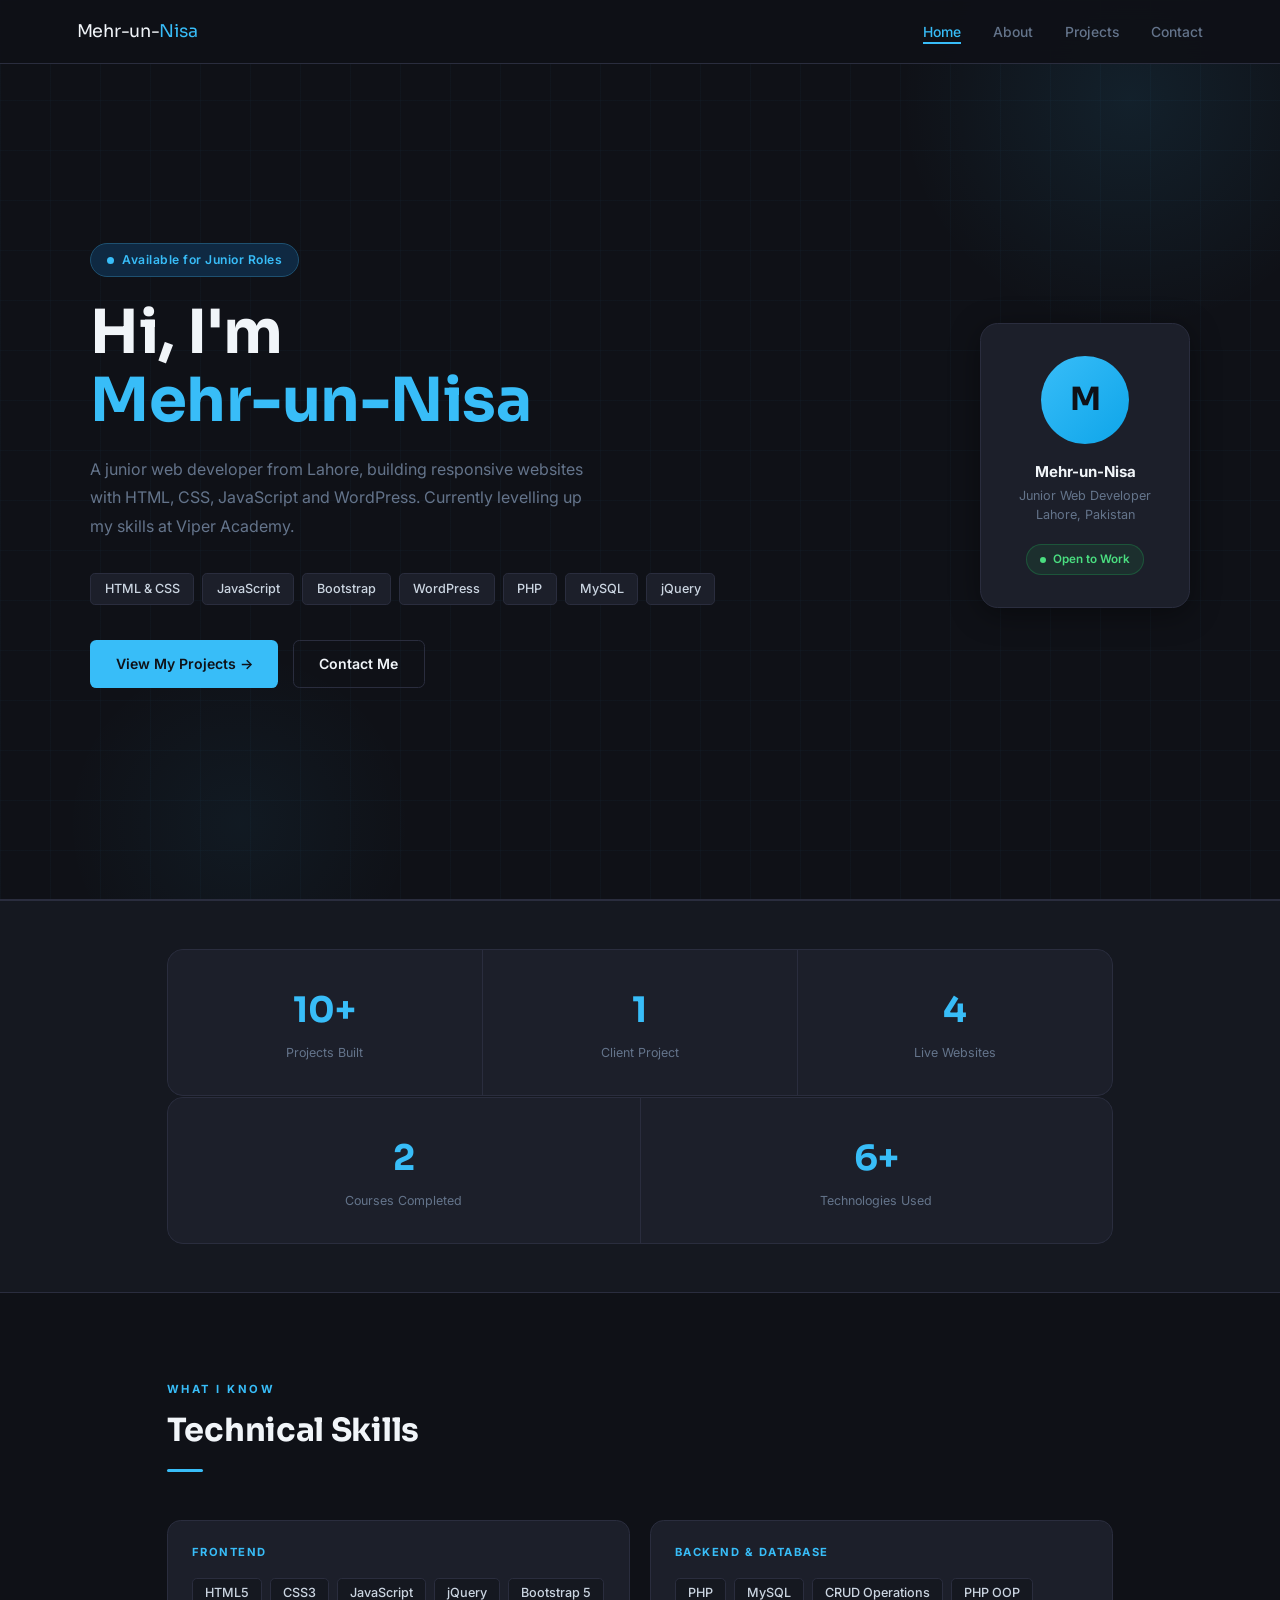
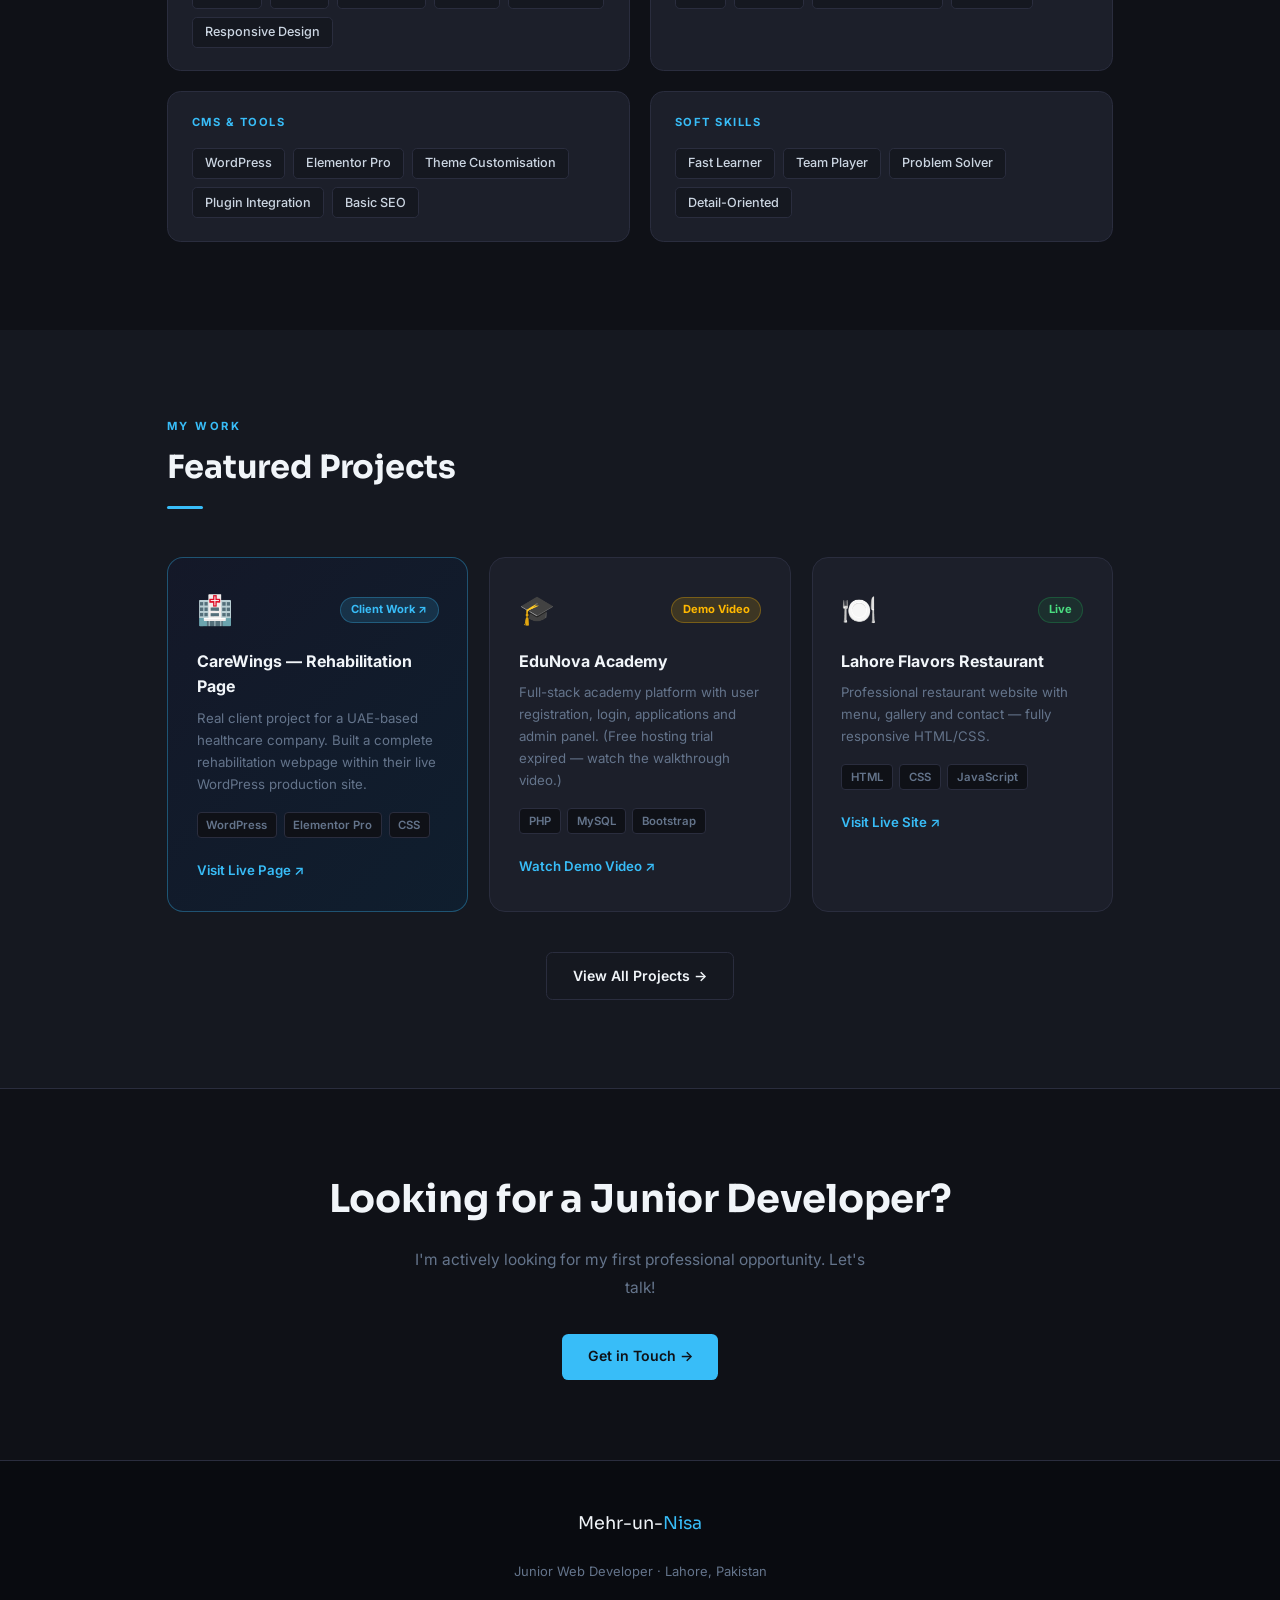
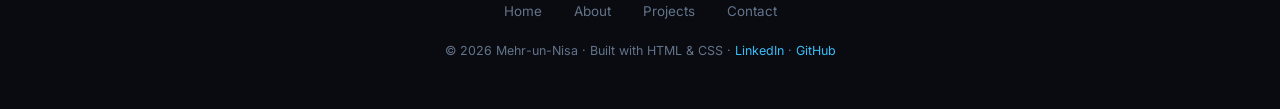
<file: index.html>
<!DOCTYPE html>
<html lang="en">
<head>
  <meta charset="UTF-8"/>
  <meta name="viewport" content="width=device-width, initial-scale=1.0"/>
  <title>Mehr-un-Nisa | Junior Web Developer</title>
  <link href="https://fonts.googleapis.com/css2?family=Inter:wght@300;400;500;600;700&family=Sora:wght@600;700&display=swap" rel="stylesheet"/>
  <link rel="stylesheet" href="style.css"/>
</head>
<body>

<nav>
  <div class="nav-logo">Mehr-un-<span>Nisa</span></div>
  <button class="nav-toggle" id="navToggle">☰</button>
  <ul class="nav-links" id="navLinks">
    <li><a href="index.html" class="active">Home</a></li>
    <li><a href="about.html">About</a></li>
    <li><a href="projects.html">Projects</a></li>
    <li><a href="contact.html">Contact</a></li>
  </ul>
</nav>

<section class="hero">
  <div class="hero-grid"></div>
  <div class="hero-glow"></div>
  <div class="hero-glow2"></div>
  <div class="hero-inner">
    <div class="hero-text">
      <div class="hero-pill">Available for Junior Roles</div>
      <h1>Hi, I'm<br><span>Mehr-un-Nisa</span></h1>
      <p class="hero-sub">A junior web developer from Lahore, building responsive websites with HTML, CSS, JavaScript and WordPress. Currently levelling up my skills at Viper Academy.</p>
      <div class="hero-chips">
        <span class="chip">HTML & CSS</span>
        <span class="chip">JavaScript</span>
        <span class="chip">Bootstrap</span>
        <span class="chip">WordPress</span>
        <span class="chip">PHP</span>
        <span class="chip">MySQL</span>
        <span class="chip">jQuery</span>
      </div>
      <div class="hero-btns">
        <a href="projects.html" class="btn btn-primary">View My Projects →</a>
        <a href="contact.html" class="btn btn-outline">Contact Me</a>
      </div>
    </div>
    <div class="hero-card">
      <div class="avatar">M</div>
      <h3>Mehr-un-Nisa</h3>
      <p>Junior Web Developer<br>Lahore, Pakistan</p>
      <div class="open-badge">Open to Work</div>
    </div>
  </div>
</section>

<!-- QUICK STATS -->
<section class="stats-section">
  <div class="container">
    <div class="stats-row" style="grid-template-columns:repeat(3,1fr);">
      <div class="stat-box fade">
        <div class="stat-num">10+</div>
        <div class="stat-lbl">Projects Built</div>
      </div>
      <div class="stat-box fade">
        <div class="stat-num">1</div>
        <div class="stat-lbl">Client Project</div>
      </div>
      <div class="stat-box fade">
        <div class="stat-num">4</div>
        <div class="stat-lbl">Live Websites</div>
      </div>
    </div>
    <div class="stats-row" style="grid-template-columns:repeat(2,1fr);margin-top:1px;">
      <div class="stat-box fade">
        <div class="stat-num">2</div>
        <div class="stat-lbl">Courses Completed</div>
      </div>
      <div class="stat-box fade">
        <div class="stat-num">6+</div>
        <div class="stat-lbl">Technologies Used</div>
      </div>
    </div>
  </div>
</section>

<!-- FEATURED SKILLS -->
<section class="section" id="skills">
  <div class="container">
    <div class="fade">
      <p class="sec-label">What I Know</p>
      <h2 class="sec-title">Technical Skills</h2>
      <div class="sec-line"></div>
    </div>
    <div class="skills-grid">
      <div class="skill-box fade">
        <div class="skill-box-title">Frontend</div>
        <div class="skill-tags">
          <span class="skill-tag">HTML5</span><span class="skill-tag">CSS3</span>
          <span class="skill-tag">JavaScript</span><span class="skill-tag">jQuery</span>
          <span class="skill-tag">Bootstrap 5</span><span class="skill-tag">Responsive Design</span>
        </div>
      </div>
      <div class="skill-box fade d1">
        <div class="skill-box-title">Backend & Database</div>
        <div class="skill-tags">
          <span class="skill-tag">PHP</span><span class="skill-tag">MySQL</span>
          <span class="skill-tag">CRUD Operations</span><span class="skill-tag">PHP OOP</span>
        </div>
      </div>
      <div class="skill-box fade d2">
        <div class="skill-box-title">CMS & Tools</div>
        <div class="skill-tags">
          <span class="skill-tag">WordPress</span><span class="skill-tag">Elementor Pro</span><span class="skill-tag">Theme Customisation</span>
          <span class="skill-tag">Plugin Integration</span><span class="skill-tag">Basic SEO</span>
        </div>
      </div>
      <div class="skill-box fade d3">
        <div class="skill-box-title">Soft Skills</div>
        <div class="skill-tags">
          <span class="skill-tag">Fast Learner</span><span class="skill-tag">Team Player</span>
          <span class="skill-tag">Problem Solver</span><span class="skill-tag">Detail-Oriented</span>
        </div>
      </div>
    </div>
  </div>
</section>

<!-- FEATURED PROJECTS PREVIEW -->
<section class="section bg2">
  <div class="container">
    <div class="fade">
      <p class="sec-label">My Work</p>
      <h2 class="sec-title">Featured Projects</h2>
      <div class="sec-line"></div>
    </div>
    <div class="featured-grid">
      <div class="feat-card fade" style="border-color:rgba(56,189,248,0.35);background:linear-gradient(135deg,#141828,#0F1E2E);">
        <div class="feat-card-top">
          <div class="feat-icon">🏥</div>
          <span class="live-pill" style="background:rgba(56,189,248,0.15);color:var(--accent);border:1px solid rgba(56,189,248,0.3);">Client Work ↗</span>
        </div>
        <h3 style="color:#F1F5F9;">CareWings — Rehabilitation Page</h3>
        <p>Real client project for a UAE-based healthcare company. Built a complete rehabilitation webpage within their live WordPress production site.</p>
        <div class="feat-techs">
          <span class="tech">WordPress</span><span class="tech">Elementor Pro</span><span class="tech">CSS</span>
        </div>
        <a href="https://carewings.ae/rehabilitation/" target="_blank" class="feat-link">Visit Live Page ↗</a>
      </div>
      <div class="feat-card fade d1">
        <div class="feat-card-top">
          <div class="feat-icon">🎓</div>
          <span class="live-pill" style="background:rgba(255,184,0,0.15);color:#FFB800;border:1px solid rgba(255,184,0,0.3);">Demo Video</span>
        </div>
        <h3>EduNova Academy</h3>
        <p>Full-stack academy platform with user registration, login, applications and admin panel. (Free hosting trial expired — watch the walkthrough video.)</p>
        <div class="feat-techs">
          <span class="tech">PHP</span><span class="tech">MySQL</span><span class="tech">Bootstrap</span>
        </div>
        <a href="https://youtu.be/TCni1W_PcZE" target="_blank" class="feat-link">Watch Demo Video ↗</a>
      </div>
      <div class="feat-card fade d2">
        <div class="feat-card-top">
          <div class="feat-icon">🍽️</div>
          <span class="live-pill">Live</span>
        </div>
        <h3>Lahore Flavors Restaurant</h3>
        <p>Professional restaurant website with menu, gallery and contact — fully responsive HTML/CSS.</p>
        <div class="feat-techs">
          <span class="tech">HTML</span><span class="tech">CSS</span><span class="tech">JavaScript</span>
        </div>
        <a href="https://mehr-un-nisa07.github.io/lahore-flavors/" target="_blank" class="feat-link">Visit Live Site ↗</a>
      </div>
    </div>
    <div style="text-align:center;margin-top:2.5rem;">
      <a href="projects.html" class="btn btn-outline">View All Projects →</a>
    </div>
  </div>
</section>

<!-- CTA -->
<section class="cta-section">
  <div class="container" style="text-align:center;">
    <div class="fade">
      <h2 class="sec-title" style="font-size:clamp(1.6rem,3vw,2.4rem);">Looking for a Junior Developer?</h2>
      <p style="color:var(--muted);margin:1rem auto 2rem;max-width:480px;font-size:0.97rem;line-height:1.8;">I'm actively looking for my first professional opportunity. Let's talk!</p>
      <a href="contact.html" class="btn btn-primary">Get in Touch →</a>
    </div>
  </div>
</section>

<footer>
  <div class="container footer-inner">
    <div class="footer-logo">Mehr-un-<span>Nisa</span></div>
    <p style="font-size:0.81rem;color:var(--muted);margin-top:0.3rem;">Junior Web Developer · Lahore, Pakistan</p>
    <div class="footer-links">
      <a href="index.html">Home</a>
      <a href="about.html">About</a>
      <a href="projects.html">Projects</a>
      <a href="contact.html">Contact</a>
    </div>
    <p class="footer-copy">© 2026 Mehr-un-Nisa · Built with HTML & CSS · <a href="https://www.linkedin.com/in/mehr-un-nisa-aslam-77a443415/" target="_blank" style="color:var(--accent);text-decoration:none;">LinkedIn</a> · <a href="https://github.com/mehr-un-nisa07" target="_blank" style="color:var(--accent);text-decoration:none;">GitHub</a></p>
  </div>
</footer>

<script src="main.js"></script>
</body>
</html>
</file>
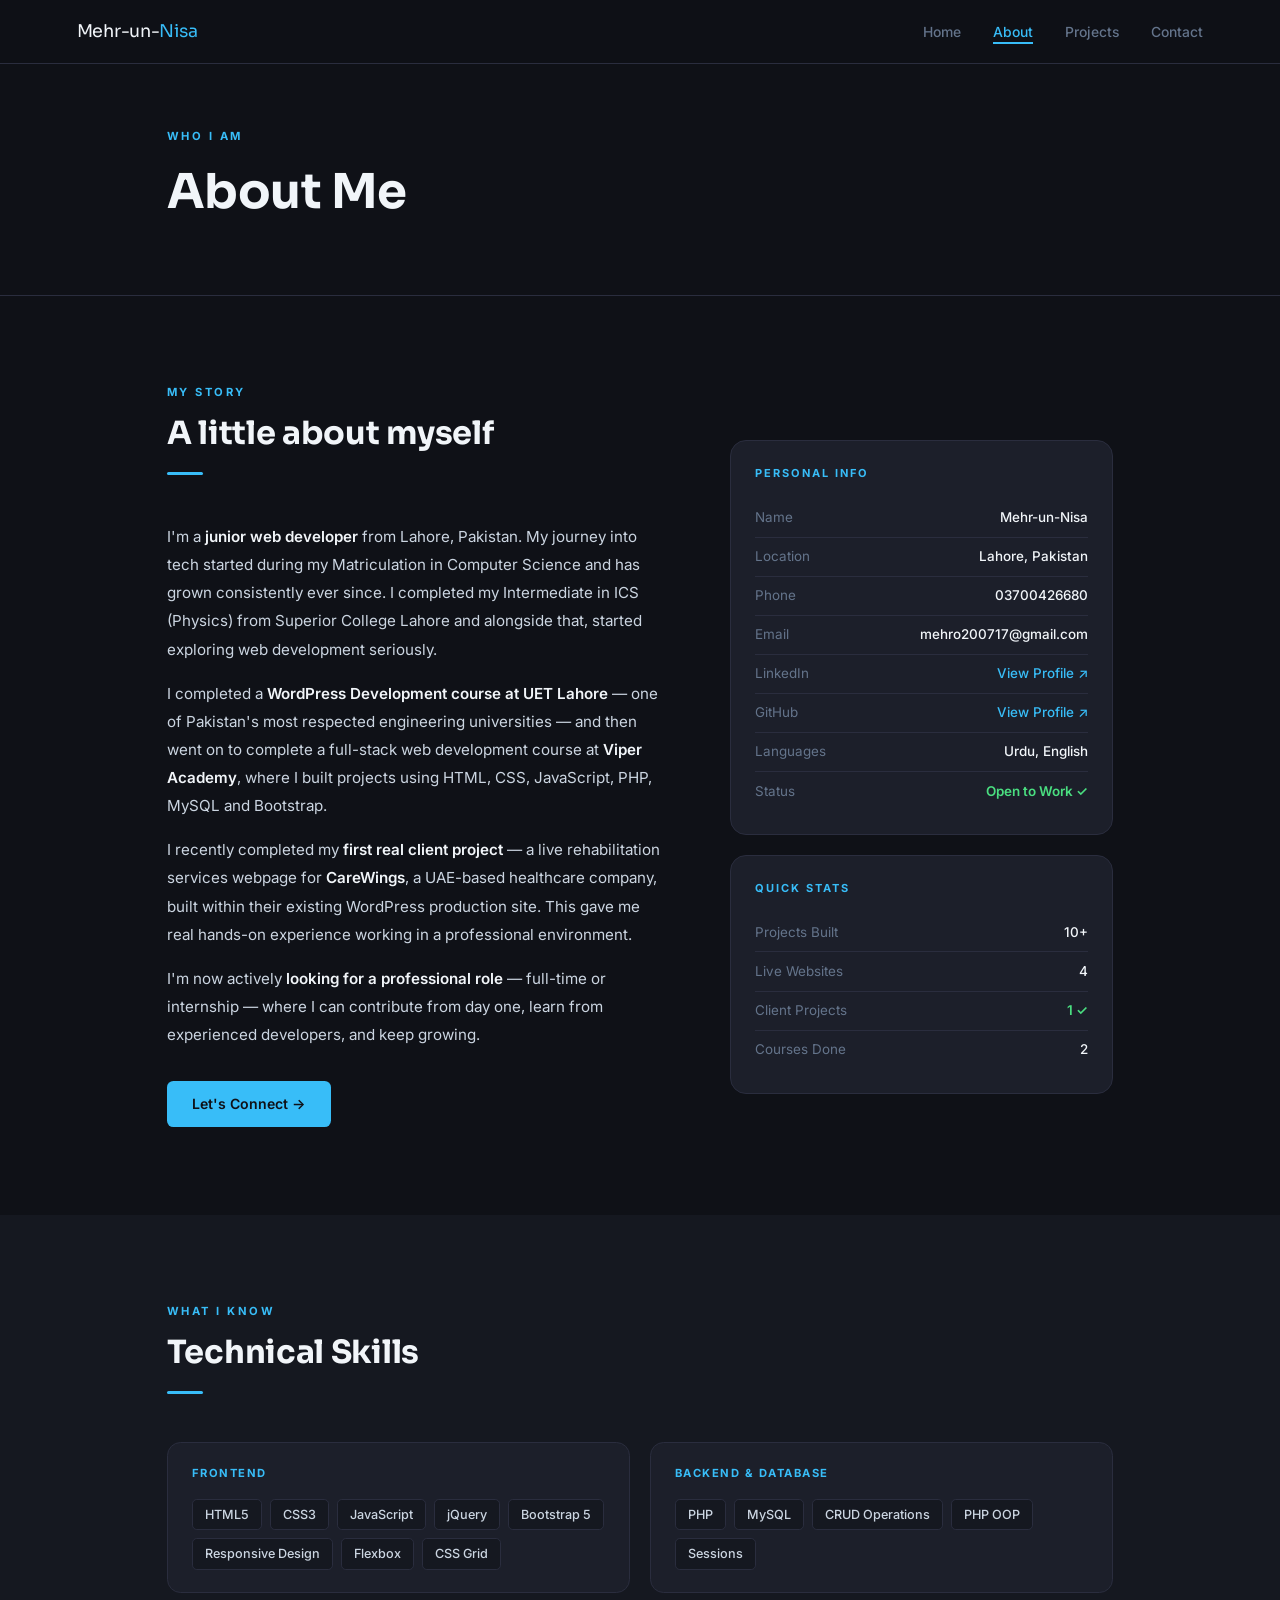
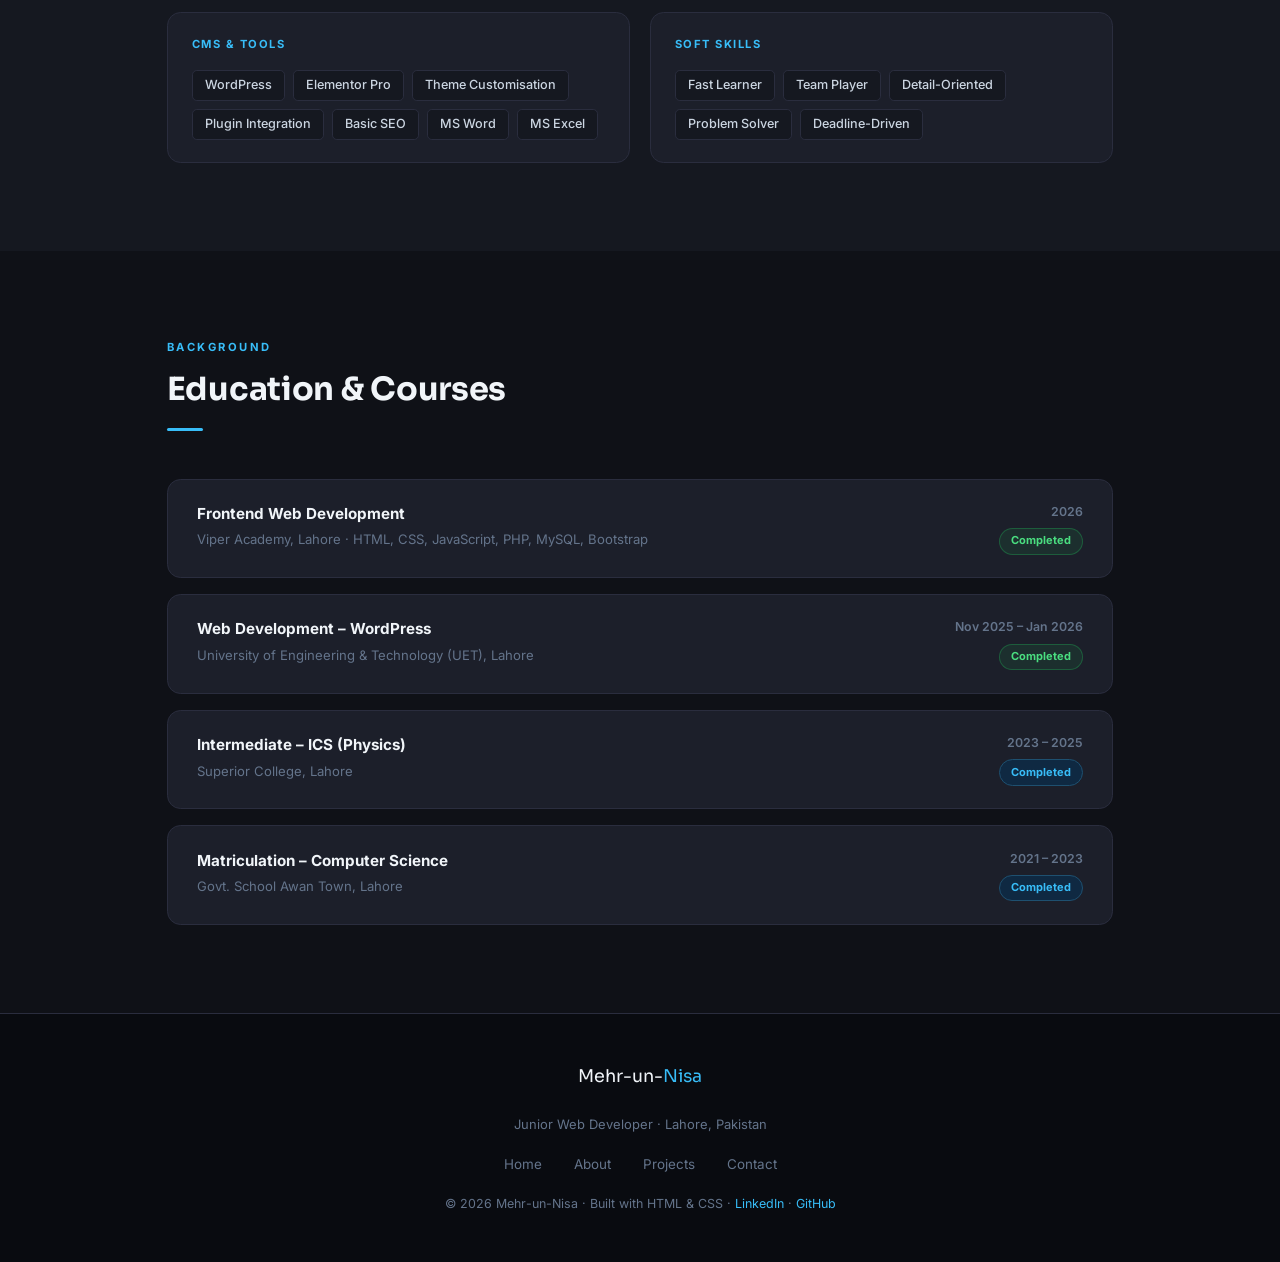
<file: about.html>
<!DOCTYPE html>
<html lang="en">
<head>
  <meta charset="UTF-8"/>
  <meta name="viewport" content="width=device-width, initial-scale=1.0"/>
  <title>About | Mehr-un-Nisa</title>
  <link href="https://fonts.googleapis.com/css2?family=Inter:wght@300;400;500;600;700&family=Sora:wght@600;700&display=swap" rel="stylesheet"/>
  <link rel="stylesheet" href="style.css"/>
</head>
<body>

<nav>
  <div class="nav-logo">Mehr-un-<span>Nisa</span></div>
  <button class="nav-toggle" id="navToggle">☰</button>
  <ul class="nav-links" id="navLinks">
    <li><a href="index.html">Home</a></li>
    <li><a href="about.html" class="active">About</a></li>
    <li><a href="projects.html">Projects</a></li>
    <li><a href="contact.html">Contact</a></li>
  </ul>
</nav>

<div class="page-hero">
  <div class="container">
    <p class="page-hero-label">Who I Am</p>
    <h1 class="page-hero-title">About Me</h1>
  </div>
</div>

<!-- ABOUT -->
<section class="section">
  <div class="container">
    <div class="about-grid">
      <div class="fade">
        <p class="sec-label">My Story</p>
        <h2 class="sec-title">A little about myself</h2>
        <div class="sec-line"></div>
        <div class="about-text">
          <p>I'm a <strong>junior web developer</strong> from Lahore, Pakistan. My journey into tech started during my Matriculation in Computer Science and has grown consistently ever since. I completed my Intermediate in ICS (Physics) from Superior College Lahore and alongside that, started exploring web development seriously.</p>
          <p>I completed a <strong>WordPress Development course at UET Lahore</strong> — one of Pakistan's most respected engineering universities — and then went on to complete a full-stack web development course at <strong>Viper Academy</strong>, where I built projects using HTML, CSS, JavaScript, PHP, MySQL and Bootstrap.</p>
          <p>I recently completed my <strong>first real client project</strong> — a live rehabilitation services webpage for <strong>CareWings</strong>, a UAE-based healthcare company, built within their existing WordPress production site. This gave me real hands-on experience working in a professional environment.</p>
          <p>I'm now actively <strong>looking for a professional role</strong> — full-time or internship — where I can contribute from day one, learn from experienced developers, and keep growing.</p>
        </div>
        <div style="margin-top:2rem;">
          <a href="contact.html" class="btn btn-primary">Let's Connect →</a>
        </div>
      </div>
      <div class="fade d2">
        <div class="info-box" style="margin-bottom:1.2rem;">
          <h4>Personal Info</h4>
          <div class="info-row"><span>Name</span><span>Mehr-un-Nisa</span></div>
          <div class="info-row"><span>Location</span><span>Lahore, Pakistan</span></div>
          <div class="info-row"><span>Phone</span><span>03700426680</span></div>
          <div class="info-row"><span>Email</span><span>mehro200717@gmail.com</span></div>
          <div class="info-row"><span>LinkedIn</span><span><a href="https://www.linkedin.com/in/mehr-un-nisa-aslam-77a443415/" target="_blank" style="color:var(--accent);text-decoration:none;">View Profile ↗</a></span></div>
          <div class="info-row"><span>GitHub</span><span><a href="https://github.com/mehr-un-nisa07" target="_blank" style="color:var(--accent);text-decoration:none;">View Profile ↗</a></span></div>
          <div class="info-row"><span>Languages</span><span>Urdu, English</span></div>
          <div class="info-row"><span>Status</span><span style="color:#4ADE80;font-weight:600;">Open to Work ✓</span></div>
        </div>
        <div class="info-box">
          <h4>Quick Stats</h4>
          <div class="info-row"><span>Projects Built</span><span>10+</span></div>
          <div class="info-row"><span>Live Websites</span><span>4</span></div>
          <div class="info-row"><span>Client Projects</span><span style="color:#4ADE80;font-weight:600;">1 ✓</span></div>
          <div class="info-row"><span>Courses Done</span><span>2</span></div>
        </div>
      </div>
    </div>
  </div>
</section>

<!-- SKILLS -->
<section class="section bg2">
  <div class="container">
    <div class="fade">
      <p class="sec-label">What I Know</p>
      <h2 class="sec-title">Technical Skills</h2>
      <div class="sec-line"></div>
    </div>
    <div class="skills-grid">
      <div class="skill-box fade">
        <div class="skill-box-title">Frontend</div>
        <div class="skill-tags">
          <span class="skill-tag">HTML5</span><span class="skill-tag">CSS3</span>
          <span class="skill-tag">JavaScript</span><span class="skill-tag">jQuery</span>
          <span class="skill-tag">Bootstrap 5</span><span class="skill-tag">Responsive Design</span>
          <span class="skill-tag">Flexbox</span><span class="skill-tag">CSS Grid</span>
        </div>
      </div>
      <div class="skill-box fade d1">
        <div class="skill-box-title">Backend & Database</div>
        <div class="skill-tags">
          <span class="skill-tag">PHP</span><span class="skill-tag">MySQL</span>
          <span class="skill-tag">CRUD Operations</span><span class="skill-tag">PHP OOP</span>
          <span class="skill-tag">Sessions</span>
        </div>
      </div>
      <div class="skill-box fade d2">
        <div class="skill-box-title">CMS & Tools</div>
        <div class="skill-tags">
          <span class="skill-tag">WordPress</span><span class="skill-tag">Elementor Pro</span><span class="skill-tag">Theme Customisation</span>
          <span class="skill-tag">Plugin Integration</span><span class="skill-tag">Basic SEO</span>
          <span class="skill-tag">MS Word</span><span class="skill-tag">MS Excel</span>
        </div>
      </div>
      <div class="skill-box fade d3">
        <div class="skill-box-title">Soft Skills</div>
        <div class="skill-tags">
          <span class="skill-tag">Fast Learner</span><span class="skill-tag">Team Player</span>
          <span class="skill-tag">Detail-Oriented</span><span class="skill-tag">Problem Solver</span>
          <span class="skill-tag">Deadline-Driven</span>
        </div>
      </div>
    </div>
  </div>
</section>

<!-- EDUCATION -->
<section class="section">
  <div class="container">
    <div class="fade">
      <p class="sec-label">Background</p>
      <h2 class="sec-title">Education & Courses</h2>
      <div class="sec-line"></div>
    </div>
    <div class="edu-list">
      <div class="edu-card fade">
        <div><h4>Frontend Web Development</h4><p>Viper Academy, Lahore · HTML, CSS, JavaScript, PHP, MySQL, Bootstrap</p></div>
        <div class="edu-right"><span class="edu-year">2026</span><span class="edu-badge done">Completed</span></div>
      </div>
      <div class="edu-card fade">
        <div><h4>Web Development – WordPress</h4><p>University of Engineering & Technology (UET), Lahore</p></div>
        <div class="edu-right"><span class="edu-year">Nov 2025 – Jan 2026</span><span class="edu-badge done">Completed</span></div>
      </div>
      <div class="edu-card fade">
        <div><h4>Intermediate – ICS (Physics)</h4><p>Superior College, Lahore</p></div>
        <div class="edu-right"><span class="edu-year">2023 – 2025</span><span class="edu-badge">Completed</span></div>
      </div>
      <div class="edu-card fade">
        <div><h4>Matriculation – Computer Science</h4><p>Govt. School Awan Town, Lahore</p></div>
        <div class="edu-right"><span class="edu-year">2021 – 2023</span><span class="edu-badge">Completed</span></div>
      </div>
    </div>
  </div>
</section>

<footer>
  <div class="container footer-inner">
    <div class="footer-logo">Mehr-un-<span>Nisa</span></div>
    <p style="font-size:0.81rem;color:var(--muted);margin-top:0.3rem;">Junior Web Developer · Lahore, Pakistan</p>
    <div class="footer-links">
      <a href="index.html">Home</a>
      <a href="about.html">About</a>
      <a href="projects.html">Projects</a>
      <a href="contact.html">Contact</a>
    </div>
    <p class="footer-copy">© 2026 Mehr-un-Nisa · Built with HTML & CSS · <a href="https://www.linkedin.com/in/mehr-un-nisa-aslam-77a443415/" target="_blank" style="color:var(--accent);text-decoration:none;">LinkedIn</a> · <a href="https://github.com/mehr-un-nisa07" target="_blank" style="color:var(--accent);text-decoration:none;">GitHub</a></p>
  </div>
</footer>

<script src="main.js"></script>
</body>
</html>
</file>
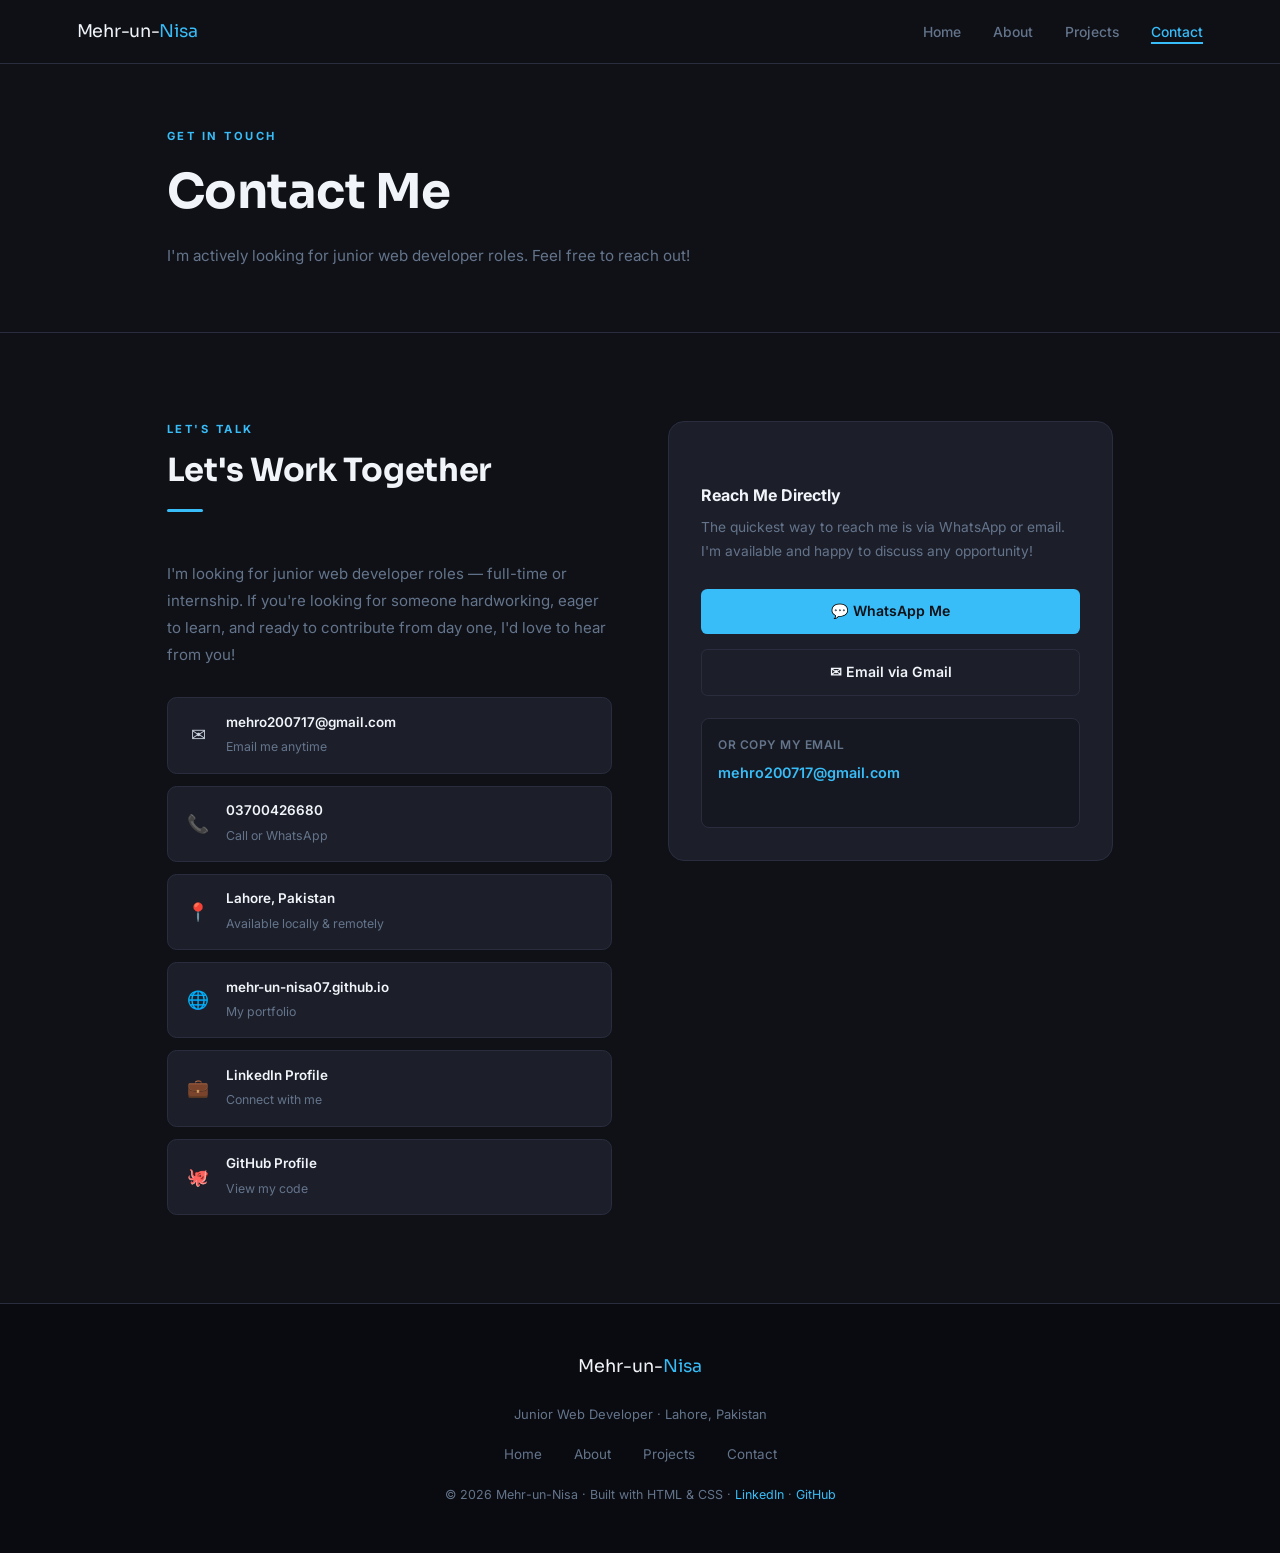
<file: contact.html>
<!DOCTYPE html>
<html lang="en">
<head>
  <meta charset="UTF-8"/>
  <meta name="viewport" content="width=device-width, initial-scale=1.0"/>
  <title>Contact | Mehr-un-Nisa</title>
  <link href="https://fonts.googleapis.com/css2?family=Inter:wght@300;400;500;600;700&family=Sora:wght@600;700&display=swap" rel="stylesheet"/>
  <link rel="stylesheet" href="style.css"/>
</head>
<body>

<nav>
  <div class="nav-logo">Mehr-un-<span>Nisa</span></div>
  <button class="nav-toggle" id="navToggle">☰</button>
  <ul class="nav-links" id="navLinks">
    <li><a href="index.html">Home</a></li>
    <li><a href="about.html">About</a></li>
    <li><a href="projects.html">Projects</a></li>
    <li><a href="contact.html" class="active">Contact</a></li>
  </ul>
</nav>

<div class="page-hero">
  <div class="container">
    <p class="page-hero-label">Get In Touch</p>
    <h1 class="page-hero-title">Contact Me</h1>
    <p style="color:var(--muted);font-size:0.95rem;margin-top:0.8rem;">I'm actively looking for junior web developer roles. Feel free to reach out!</p>
  </div>
</div>

<section class="section">
  <div class="container">
    <div class="contact-grid">
      <div class="fade">
        <p class="sec-label">Let's Talk</p>
        <h2 class="sec-title">Let's Work Together</h2>
        <div class="sec-line"></div>
        <div class="contact-info">
          <p>I'm looking for junior web developer roles — full-time or internship. If you're looking for someone hardworking, eager to learn, and ready to contribute from day one, I'd love to hear from you!</p>
        </div>
        <div class="contact-links">
          <a href="mailto:mehro200717@gmail.com" class="contact-link">
            <div class="contact-link-icon">✉</div>
            <div><strong>mehro200717@gmail.com</strong><span>Email me anytime</span></div>
          </a>
          <a href="tel:03700426680" class="contact-link">
            <div class="contact-link-icon">📞</div>
            <div><strong>03700426680</strong><span>Call or WhatsApp</span></div>
          </a>
          <div class="contact-link">
            <div class="contact-link-icon">📍</div>
            <div><strong>Lahore, Pakistan</strong><span>Available locally & remotely</span></div>
          </div>
          <a href="https://mehr-un-nisa07.github.io/" target="_blank" class="contact-link">
            <div class="contact-link-icon">🌐</div>
            <div><strong>mehr-un-nisa07.github.io</strong><span>My portfolio</span></div>
          </a>
          <a href="https://www.linkedin.com/in/mehr-un-nisa-aslam-77a443415/" target="_blank" class="contact-link">
            <div class="contact-link-icon">💼</div>
            <div><strong>LinkedIn Profile</strong><span>Connect with me</span></div>
          </a>
          <a href="https://github.com/mehr-un-nisa07" target="_blank" class="contact-link">
            <div class="contact-link-icon">🐙</div>
            <div><strong>GitHub Profile</strong><span>View my code</span></div>
          </a>
        </div>
      </div>

      <div class="contact-box fade d2">
        <h3>Reach Me Directly</h3>
        <p>The quickest way to reach me is via WhatsApp or email. I'm available and happy to discuss any opportunity!</p>
        <a href="https://wa.me/923700426680" target="_blank" class="btn btn-primary" style="width:100%;justify-content:center;margin-bottom:0.9rem;">
          💬 WhatsApp Me
        </a>
        <a href="https://mail.google.com/mail/?view=cm&to=mehro200717@gmail.com&su=Job%20Opportunity&body=Hi%20Mehr-un-Nisa%2C%20I%20saw%20your%20portfolio%20and%20would%20like%20to%20discuss%20an%20opportunity." target="_blank" class="btn btn-outline" style="width:100%;justify-content:center;">
          ✉ Email via Gmail
        </a>
        <div style="margin-top:1.4rem;padding:1rem;background:var(--bg2);border-radius:0.5rem;border:1px solid var(--border);">
          <p style="font-size:0.75rem;color:var(--muted);margin-bottom:0.3rem;font-weight:600;letter-spacing:0.5px;">OR COPY MY EMAIL</p>
          <p id="copyEmail" style="font-size:0.9rem;color:var(--accent);font-weight:600;cursor:pointer;" onclick="navigator.clipboard.writeText('mehro200717@gmail.com');this.innerText='✓ Copied!';setTimeout(()=>this.innerText='mehro200717@gmail.com',2000)">mehro200717@gmail.com</p>
        </div>
      </div>
    </div>
  </div>
</section>

<footer>
  <div class="container footer-inner">
    <div class="footer-logo">Mehr-un-<span>Nisa</span></div>
    <p style="font-size:0.81rem;color:var(--muted);margin-top:0.3rem;">Junior Web Developer · Lahore, Pakistan</p>
    <div class="footer-links">
      <a href="index.html">Home</a>
      <a href="about.html">About</a>
      <a href="projects.html">Projects</a>
      <a href="contact.html">Contact</a>
    </div>
    <p class="footer-copy">© 2026 Mehr-un-Nisa · Built with HTML & CSS · <a href="https://www.linkedin.com/in/mehr-un-nisa-aslam-77a443415/" target="_blank" style="color:var(--accent);text-decoration:none;">LinkedIn</a> · <a href="https://github.com/mehr-un-nisa07" target="_blank" style="color:var(--accent);text-decoration:none;">GitHub</a></p>
  </div>
</footer>

<script src="main.js"></script>
</body>
</html>
</file>
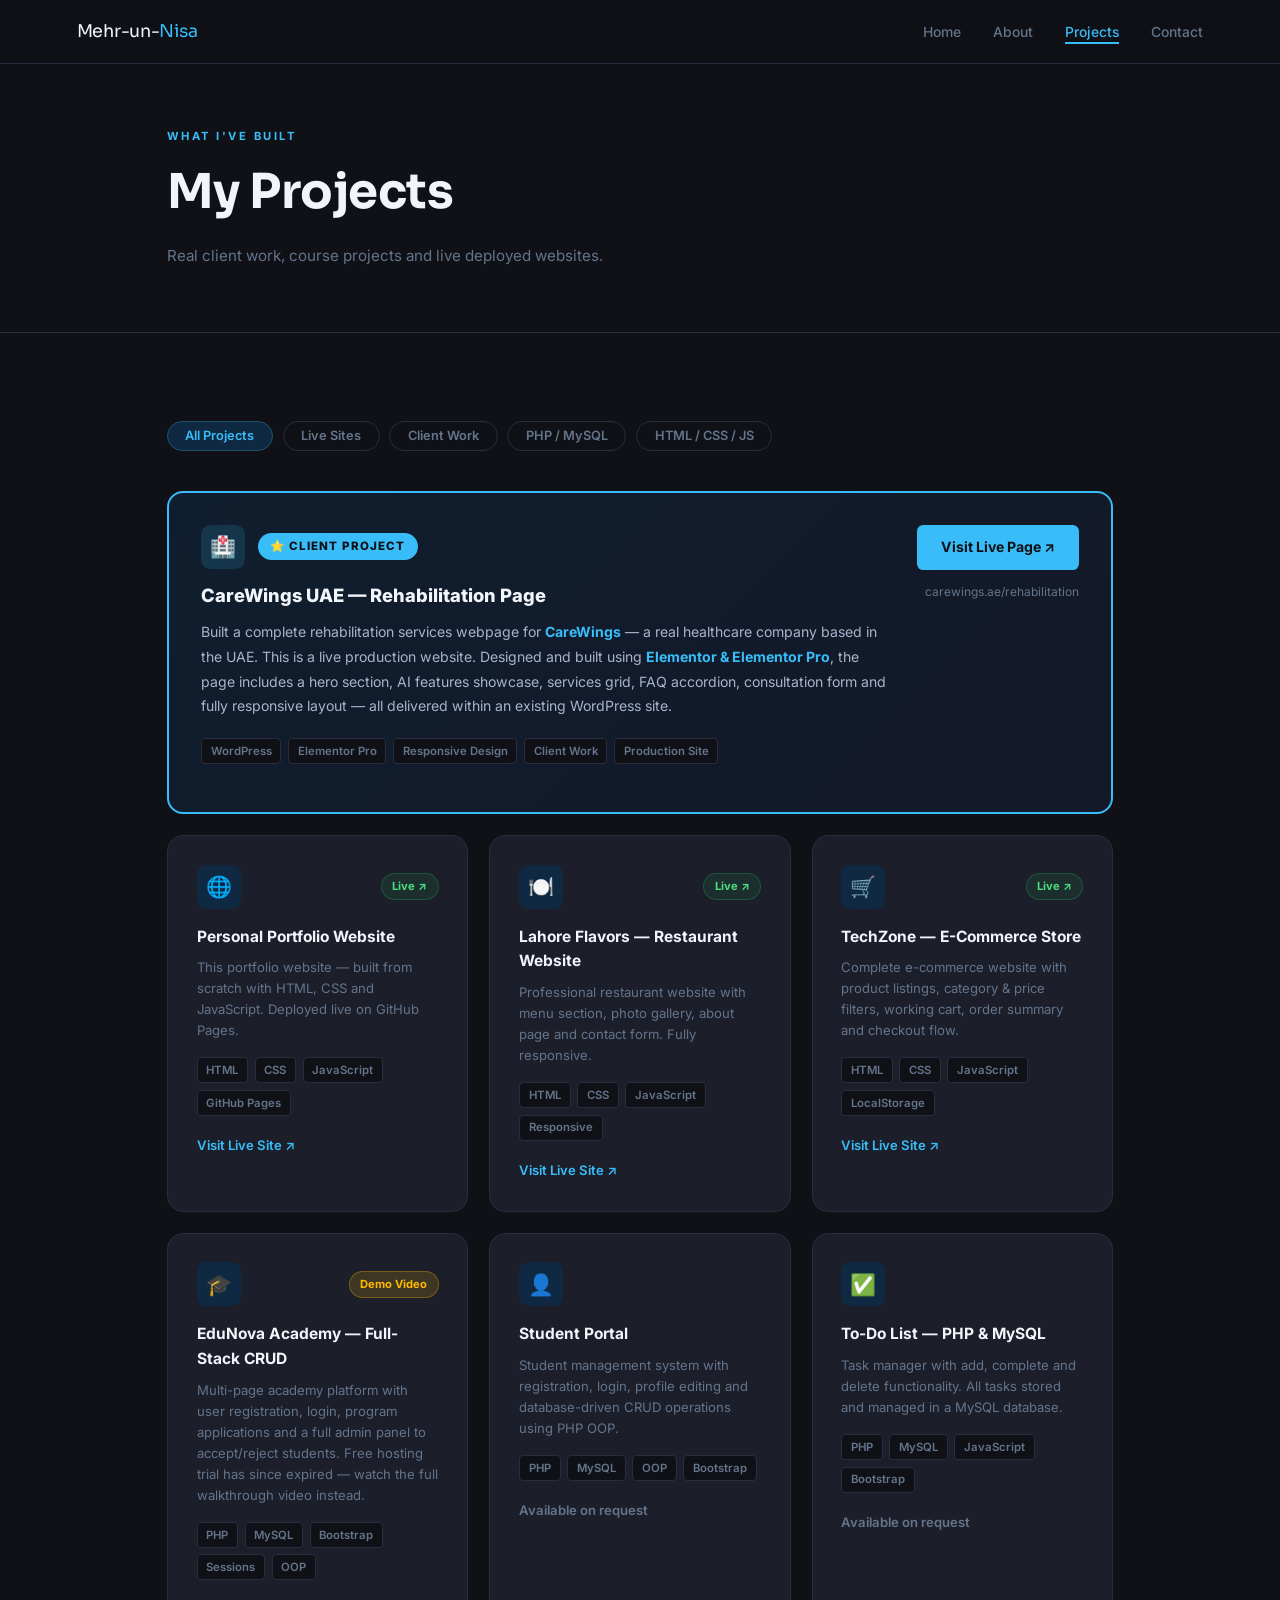
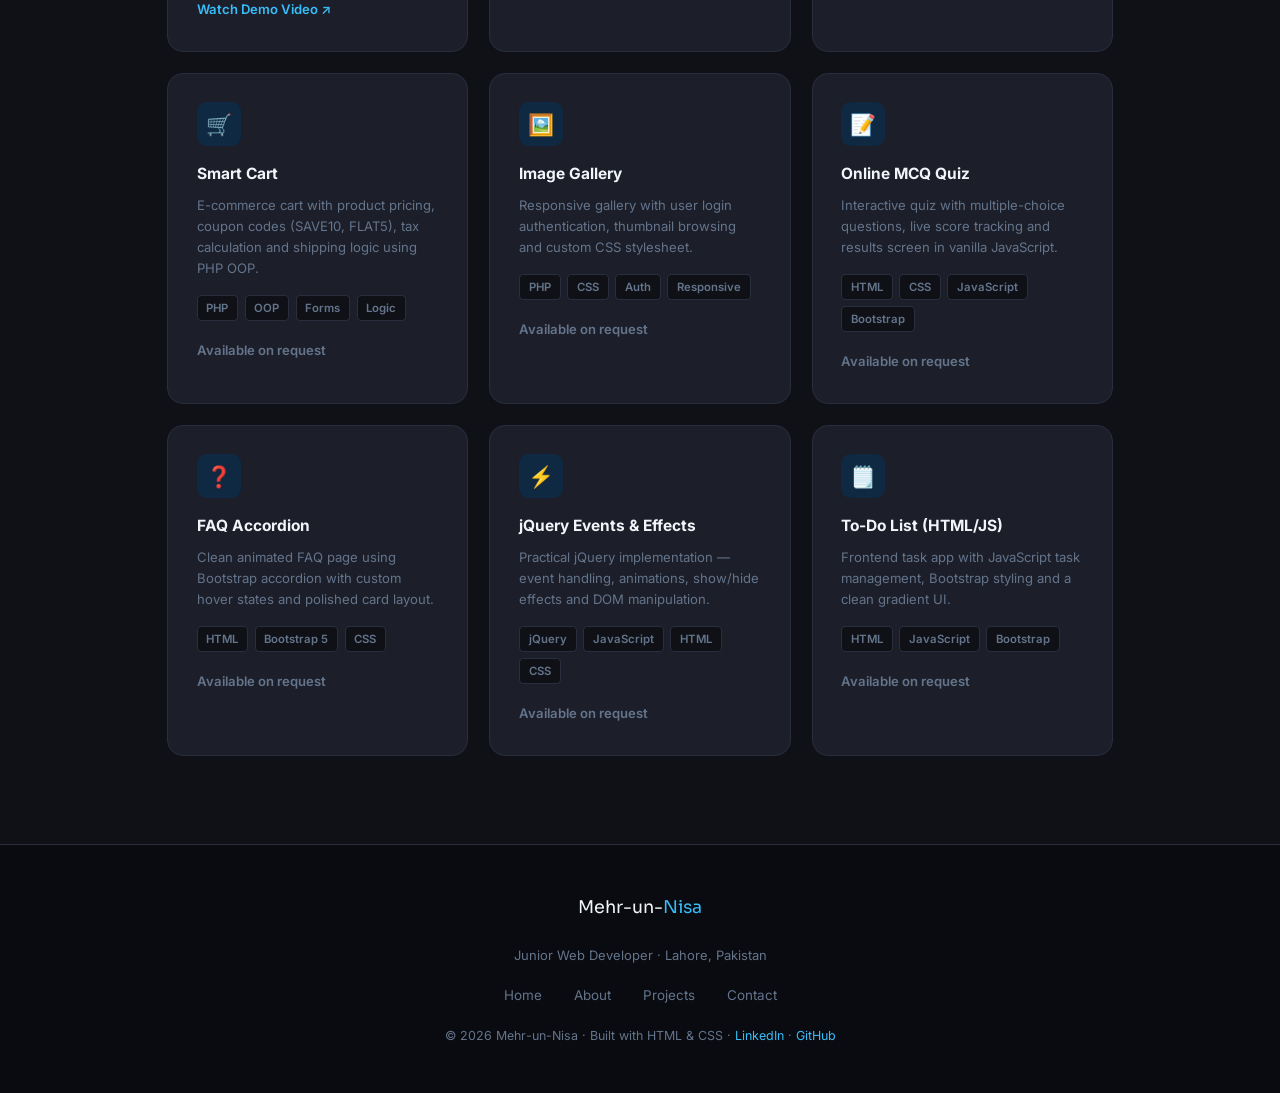
<file: projects.html>
<!DOCTYPE html>
<html lang="en">
<head>
  <meta charset="UTF-8"/>
  <meta name="viewport" content="width=device-width, initial-scale=1.0"/>
  <title>Projects | Mehr-un-Nisa</title>
  <link href="https://fonts.googleapis.com/css2?family=Inter:wght@300;400;500;600;700&family=Sora:wght@600;700&display=swap" rel="stylesheet"/>
  <link rel="stylesheet" href="style.css"/>
</head>
<body>

<nav>
  <div class="nav-logo">Mehr-un-<span>Nisa</span></div>
  <button class="nav-toggle" id="navToggle">☰</button>
  <ul class="nav-links" id="navLinks">
    <li><a href="index.html">Home</a></li>
    <li><a href="about.html">About</a></li>
    <li><a href="projects.html" class="active">Projects</a></li>
    <li><a href="contact.html">Contact</a></li>
  </ul>
</nav>

<div class="page-hero">
  <div class="container">
    <p class="page-hero-label">What I've Built</p>
    <h1 class="page-hero-title">My Projects</h1>
    <p style="color:var(--muted);font-size:0.95rem;margin-top:0.8rem;">Real client work, course projects and live deployed websites.</p>
  </div>
</div>

<section class="section">
  <div class="container">

    <!-- FILTER BUTTONS -->
    <div class="projects-filter fade" id="filterBtns">
      <button class="filter-btn active" data-filter="all">All Projects</button>
      <button class="filter-btn" data-filter="live">Live Sites</button>
      <button class="filter-btn" data-filter="client">Client Work</button>
      <button class="filter-btn" data-filter="php">PHP / MySQL</button>
      <button class="filter-btn" data-filter="html">HTML / CSS / JS</button>
    </div>

    <div class="projects-grid" id="projectsGrid">

      <!-- CLIENT PROJECT - FULL WIDTH FEATURED -->
      <div class="project-card fade" data-cat="live html client" style="grid-column:1/-1;border:2px solid var(--accent);background:linear-gradient(135deg,#0F1E2E,#141828);padding:2rem;">
        <div style="display:flex;justify-content:space-between;align-items:flex-start;flex-wrap:wrap;gap:1.5rem;">
          <div style="flex:1;min-width:260px;">
            <div style="display:flex;align-items:center;gap:0.8rem;margin-bottom:0.8rem;">
              <div class="project-icon" style="background:rgba(56,189,248,0.15);">🏥</div>
              <span style="background:var(--accent);color:#0F1117;font-size:0.72rem;font-weight:800;padding:0.25rem 0.8rem;border-radius:2rem;letter-spacing:1px;">⭐ CLIENT PROJECT</span>
            </div>
            <h3 style="color:#F1F5F9;font-size:1.15rem;font-weight:800;margin-bottom:0.6rem;">CareWings UAE — Rehabilitation Page</h3>
            <p style="font-size:0.88rem;color:#A8B4CC;line-height:1.75;margin-bottom:1.2rem;">Built a complete rehabilitation services webpage for <strong style="color:var(--accent);">CareWings</strong> — a real healthcare company based in the UAE. This is a live production website. Designed and built using <strong style="color:var(--accent);">Elementor & Elementor Pro</strong>, the page includes a hero section, AI features showcase, services grid, FAQ accordion, consultation form and fully responsive layout — all delivered within an existing WordPress site.</p>
            <div class="project-techs">
              <span class="tech">WordPress</span><span class="tech">Elementor Pro</span><span class="tech">Responsive Design</span><span class="tech">Client Work</span><span class="tech">Production Site</span>
            </div>
          </div>
          <div style="display:flex;flex-direction:column;gap:0.8rem;align-items:flex-end;">
            <a href="https://carewings.ae/rehabilitation/" target="_blank" class="btn btn-primary" style="white-space:nowrap;font-size:0.88rem;padding:0.7rem 1.5rem;background:var(--accent);color:#0F1117;border-radius:0.4rem;text-decoration:none;font-weight:700;display:inline-flex;align-items:center;gap:0.4rem;">Visit Live Page ↗</a>
            <span style="font-size:0.75rem;color:var(--muted);text-align:right;">carewings.ae/rehabilitation</span>
          </div>
        </div>
      </div>

      <!-- LIVE PROJECTS -->
      <div class="project-card fade" data-cat="live html">
        <div class="project-card-top">
          <div class="project-icon">🌐</div>
          <span class="live-pill">Live ↗</span>
        </div>
        <h3>Personal Portfolio Website</h3>
        <p>This portfolio website — built from scratch with HTML, CSS and JavaScript. Deployed live on GitHub Pages.</p>
        <div class="project-techs"><span class="tech">HTML</span><span class="tech">CSS</span><span class="tech">JavaScript</span><span class="tech">GitHub Pages</span></div>
        <a href="https://mehr-un-nisa07.github.io/" target="_blank" class="project-link">Visit Live Site ↗</a>
      </div>

      <div class="project-card fade d1" data-cat="live html">
        <div class="project-card-top">
          <div class="project-icon">🍽️</div>
          <span class="live-pill">Live ↗</span>
        </div>
        <h3>Lahore Flavors — Restaurant Website</h3>
        <p>Professional restaurant website with menu section, photo gallery, about page and contact form. Fully responsive.</p>
        <div class="project-techs"><span class="tech">HTML</span><span class="tech">CSS</span><span class="tech">JavaScript</span><span class="tech">Responsive</span></div>
        <a href="https://mehr-un-nisa07.github.io/lahore-flavors/" target="_blank" class="project-link">Visit Live Site ↗</a>
      </div>

      <div class="project-card fade d2" data-cat="live html">
        <div class="project-card-top">
          <div class="project-icon">🛒</div>
          <span class="live-pill">Live ↗</span>
        </div>
        <h3>TechZone — E-Commerce Store</h3>
        <p>Complete e-commerce website with product listings, category & price filters, working cart, order summary and checkout flow.</p>
        <div class="project-techs"><span class="tech">HTML</span><span class="tech">CSS</span><span class="tech">JavaScript</span><span class="tech">LocalStorage</span></div>
        <a href="https://mehr-un-nisa07.github.io/techzone/" target="_blank" class="project-link">Visit Live Site ↗</a>
      </div>

      <!-- PHP PROJECTS -->
      <div class="project-card fade" data-cat="php">
        <div class="project-card-top">
          <div class="project-icon">🎓</div>
          <span class="live-pill" style="background:rgba(255,184,0,0.15);color:#FFB800;border:1px solid rgba(255,184,0,0.3);">Demo Video</span>
        </div>
        <h3>EduNova Academy — Full-Stack CRUD</h3>
        <p>Multi-page academy platform with user registration, login, program applications and a full admin panel to accept/reject students. Free hosting trial has since expired — watch the full walkthrough video instead.</p>
        <div class="project-techs"><span class="tech">PHP</span><span class="tech">MySQL</span><span class="tech">Bootstrap</span><span class="tech">Sessions</span><span class="tech">OOP</span></div>
        <a href="https://youtu.be/TCni1W_PcZE" target="_blank" class="project-link">Watch Demo Video ↗</a>
      </div>

      <div class="project-card fade d1" data-cat="php">
        <div class="project-card-top">
          <div class="project-icon">👤</div>
        </div>
        <h3>Student Portal</h3>
        <p>Student management system with registration, login, profile editing and database-driven CRUD operations using PHP OOP.</p>
        <div class="project-techs"><span class="tech">PHP</span><span class="tech">MySQL</span><span class="tech">OOP</span><span class="tech">Bootstrap</span></div>
        <span class="project-link" style="cursor:default;color:var(--muted);">Available on request</span>
      </div>

      <div class="project-card fade d2" data-cat="php">
        <div class="project-card-top">
          <div class="project-icon">✅</div>
        </div>
        <h3>To-Do List — PHP & MySQL</h3>
        <p>Task manager with add, complete and delete functionality. All tasks stored and managed in a MySQL database.</p>
        <div class="project-techs"><span class="tech">PHP</span><span class="tech">MySQL</span><span class="tech">JavaScript</span><span class="tech">Bootstrap</span></div>
        <span class="project-link" style="cursor:default;color:var(--muted);">Available on request</span>
      </div>

      <div class="project-card fade" data-cat="php">
        <div class="project-card-top">
          <div class="project-icon">🛒</div>
        </div>
        <h3>Smart Cart</h3>
        <p>E-commerce cart with product pricing, coupon codes (SAVE10, FLAT5), tax calculation and shipping logic using PHP OOP.</p>
        <div class="project-techs"><span class="tech">PHP</span><span class="tech">OOP</span><span class="tech">Forms</span><span class="tech">Logic</span></div>
        <span class="project-link" style="cursor:default;color:var(--muted);">Available on request</span>
      </div>

      <div class="project-card fade d1" data-cat="php">
        <div class="project-card-top">
          <div class="project-icon">🖼️</div>
        </div>
        <h3>Image Gallery</h3>
        <p>Responsive gallery with user login authentication, thumbnail browsing and custom CSS stylesheet.</p>
        <div class="project-techs"><span class="tech">PHP</span><span class="tech">CSS</span><span class="tech">Auth</span><span class="tech">Responsive</span></div>
        <span class="project-link" style="cursor:default;color:var(--muted);">Available on request</span>
      </div>

      <!-- HTML/JS PROJECTS -->
      <div class="project-card fade" data-cat="html">
        <div class="project-card-top">
          <div class="project-icon">📝</div>
        </div>
        <h3>Online MCQ Quiz</h3>
        <p>Interactive quiz with multiple-choice questions, live score tracking and results screen in vanilla JavaScript.</p>
        <div class="project-techs"><span class="tech">HTML</span><span class="tech">CSS</span><span class="tech">JavaScript</span><span class="tech">Bootstrap</span></div>
        <span class="project-link" style="cursor:default;color:var(--muted);">Available on request</span>
      </div>

      <div class="project-card fade d1" data-cat="html">
        <div class="project-card-top">
          <div class="project-icon">❓</div>
        </div>
        <h3>FAQ Accordion</h3>
        <p>Clean animated FAQ page using Bootstrap accordion with custom hover states and polished card layout.</p>
        <div class="project-techs"><span class="tech">HTML</span><span class="tech">Bootstrap 5</span><span class="tech">CSS</span></div>
        <span class="project-link" style="cursor:default;color:var(--muted);">Available on request</span>
      </div>

      <div class="project-card fade d2" data-cat="html">
        <div class="project-card-top">
          <div class="project-icon">⚡</div>
        </div>
        <h3>jQuery Events & Effects</h3>
        <p>Practical jQuery implementation — event handling, animations, show/hide effects and DOM manipulation.</p>
        <div class="project-techs"><span class="tech">jQuery</span><span class="tech">JavaScript</span><span class="tech">HTML</span><span class="tech">CSS</span></div>
        <span class="project-link" style="cursor:default;color:var(--muted);">Available on request</span>
      </div>

      <div class="project-card fade" data-cat="html">
        <div class="project-card-top">
          <div class="project-icon">🗒️</div>
        </div>
        <h3>To-Do List (HTML/JS)</h3>
        <p>Frontend task app with JavaScript task management, Bootstrap styling and a clean gradient UI.</p>
        <div class="project-techs"><span class="tech">HTML</span><span class="tech">JavaScript</span><span class="tech">Bootstrap</span></div>
        <span class="project-link" style="cursor:default;color:var(--muted);">Available on request</span>
      </div>

    </div>
  </div>
</section>

<footer>
  <div class="container footer-inner">
    <div class="footer-logo">Mehr-un-<span>Nisa</span></div>
    <p style="font-size:0.81rem;color:var(--muted);margin-top:0.3rem;">Junior Web Developer · Lahore, Pakistan</p>
    <div class="footer-links">
      <a href="index.html">Home</a>
      <a href="about.html">About</a>
      <a href="projects.html">Projects</a>
      <a href="contact.html">Contact</a>
    </div>
    <p class="footer-copy">© 2026 Mehr-un-Nisa · Built with HTML & CSS · <a href="https://www.linkedin.com/in/mehr-un-nisa-aslam-77a443415/" target="_blank" style="color:var(--accent);text-decoration:none;">LinkedIn</a> · <a href="https://github.com/mehr-un-nisa07" target="_blank" style="color:var(--accent);text-decoration:none;">GitHub</a></p>
  </div>
</footer>

<script src="main.js"></script>
<script>
// Filter functionality
const filterBtns = document.querySelectorAll('.filter-btn');
const cards = document.querySelectorAll('.project-card');
filterBtns.forEach(btn => {
  btn.addEventListener('click', () => {
    filterBtns.forEach(b => b.classList.remove('active'));
    btn.classList.add('active');
    const f = btn.dataset.filter;
    cards.forEach(card => {
      if (f === 'all' || card.dataset.cat.includes(f)) {
        card.style.display = 'block';
      } else {
        card.style.display = 'none';
      }
    });
  });
});
</script>
</body>
</html>
</file>
<file: style.css>
*, *::before, *::after { margin:0; padding:0; box-sizing:border-box; }

:root {
  --bg:        #0F1117;
  --bg2:       #151820;
  --card:      #1C1F2A;
  --border:    #2A2D3E;
  --accent:    #38BDF8;
  --accent-lt: #0F2942;
  --accent-md: #1E5070;
  --accent-dk: #0EA5E9;
  --dark:      #F1F5F9;
  --body:      #CBD5E1;
  --muted:     #64748B;
  --shadow:    0 2px 12px rgba(0,0,0,0.3);
  --shadow-md: 0 6px 30px rgba(0,0,0,0.4);
}

html { scroll-behavior: smooth; }
body { font-family: 'Inter', sans-serif; background: var(--bg); color: var(--body); overflow-x: hidden; line-height: 1.6; }

.container { max-width: 1100px; margin: 0 auto; padding: 0 6%; }

/* NAV */
nav {
  position: fixed; top: 0; left: 0; right: 0; z-index: 100;
  background: rgba(15,17,23,0.93);
  backdrop-filter: blur(16px);
  border-bottom: 1px solid var(--border);
  padding: 0 6%; height: 64px;
  display: flex; align-items: center; justify-content: space-between;
}
.nav-logo { font-family: 'Sora', sans-serif; font-size: 1.1rem; color: var(--dark); letter-spacing: -0.3px; }
.nav-logo span { color: var(--accent); }
.nav-links { list-style: none; display: flex; gap: 2rem; }
.nav-links a { text-decoration: none; font-size: 0.87rem; font-weight: 500; color: var(--muted); transition: color 0.2s; padding-bottom: 2px; border-bottom: 2px solid transparent; }
.nav-links a:hover, .nav-links a.active { color: var(--accent); border-bottom-color: var(--accent); }
.nav-toggle { display: none; background: none; border: none; color: var(--dark); font-size: 1.4rem; cursor: pointer; }

/* HERO */
.hero {
  min-height: 100vh; display: flex; align-items: center;
  padding: 7rem 6% 5rem; background: var(--bg);
  border-bottom: 1px solid var(--border);
  position: relative; overflow: hidden;
}
.hero-grid { position: absolute; inset: 0; background-image: linear-gradient(rgba(56,189,248,0.03) 1px, transparent 1px), linear-gradient(90deg, rgba(56,189,248,0.03) 1px, transparent 1px); background-size: 50px 50px; pointer-events: none; }
.hero-glow { position: absolute; top: -150px; right: -100px; width: 500px; height: 500px; background: radial-gradient(circle, rgba(56,189,248,0.09) 0%, transparent 65%); border-radius: 50%; pointer-events: none; }
.hero-glow2 { position: absolute; bottom: -100px; left: 5%; width: 350px; height: 350px; background: radial-gradient(circle, rgba(56,189,248,0.05) 0%, transparent 70%); border-radius: 50%; pointer-events: none; }
.hero-inner { max-width: 1100px; margin: 0 auto; width: 100%; display: grid; grid-template-columns: 1fr auto; gap: 4rem; align-items: center; position: relative; z-index: 1; }
.hero-pill { display: inline-flex; align-items: center; gap: 0.5rem; background: var(--accent-lt); color: var(--accent); font-size: 0.76rem; font-weight: 600; letter-spacing: 0.5px; padding: 0.38rem 1rem; border-radius: 2rem; border: 1px solid var(--accent-md); margin-bottom: 1.4rem; }
.hero-pill::before { content: ''; width: 7px; height: 7px; border-radius: 50%; background: var(--accent); animation: blink 2s infinite; }
@keyframes blink { 0%,100%{opacity:1;} 50%{opacity:0.2;} }
.hero h1 { font-family: 'Sora', sans-serif; font-size: clamp(2.3rem, 5vw, 3.8rem); line-height: 1.12; color: var(--dark); margin-bottom: 1.2rem; letter-spacing: -0.5px; }
.hero h1 span { color: var(--accent); }
.hero-sub { font-size: 1rem; color: var(--muted); max-width: 500px; line-height: 1.8; margin-bottom: 2rem; }
.hero-chips { display: flex; flex-wrap: wrap; gap: 0.5rem; margin-bottom: 2.2rem; }
.chip { background: var(--card); border: 1px solid var(--border); color: var(--body); font-size: 0.79rem; font-weight: 500; padding: 0.3rem 0.85rem; border-radius: 0.3rem; }
.hero-btns { display: flex; gap: 0.9rem; flex-wrap: wrap; }
.hero-card { background: var(--card); border: 1px solid var(--border); border-radius: 1.1rem; padding: 2rem 1.7rem; text-align: center; box-shadow: var(--shadow-md); min-width: 210px; }
.avatar { width: 88px; height: 88px; border-radius: 50%; background: linear-gradient(135deg, var(--accent) 0%, #0EA5E9 100%); display: flex; align-items: center; justify-content: center; font-family: 'Sora', sans-serif; font-size: 2rem; color: #0F1117; font-weight: 700; margin: 0 auto 1rem; }
.hero-card h3 { font-size: 0.94rem; font-weight: 700; color: var(--dark); margin-bottom: 0.2rem; }
.hero-card p { font-size: 0.79rem; color: var(--muted); margin-bottom: 1.2rem; line-height: 1.5; }
.open-badge { display: inline-flex; align-items: center; gap: 0.4rem; background: rgba(34,197,94,0.1); border: 1px solid rgba(34,197,94,0.25); color: #4ADE80; font-size: 0.73rem; font-weight: 600; padding: 0.33rem 0.85rem; border-radius: 2rem; }
.open-badge::before { content: ''; width: 6px; height: 6px; border-radius: 50%; background: #4ADE80; animation: blink 2s infinite; }

/* BUTTONS */
.btn { padding: 0.72rem 1.6rem; border-radius: 0.4rem; font-size: 0.88rem; font-weight: 600; text-decoration: none; transition: all 0.2s; font-family: 'Inter', sans-serif; border: none; cursor: pointer; display: inline-flex; align-items: center; gap: 0.4rem; }
.btn-primary { background: var(--accent); color: #0F1117; }
.btn-primary:hover { background: var(--accent-dk); transform: translateY(-2px); box-shadow: 0 6px 20px rgba(56,189,248,0.3); }
.btn-outline { background: transparent; color: var(--dark); border: 1.5px solid var(--border); }
.btn-outline:hover { border-color: var(--accent); color: var(--accent); transform: translateY(-2px); }

/* SECTIONS */
.section { padding: 5.5rem 0; }
.bg2 { background: var(--bg2); }
.sec-label { font-size: 0.7rem; font-weight: 700; letter-spacing: 2.5px; text-transform: uppercase; color: var(--accent); margin-bottom: 0.4rem; }
.sec-title { font-family: 'Sora', sans-serif; font-size: clamp(1.5rem, 2.5vw, 2rem); color: var(--dark); margin-bottom: 0.5rem; letter-spacing: -0.3px; }
.sec-desc { font-size: 0.91rem; color: var(--muted); max-width: 480px; line-height: 1.7; }
.sec-line { width: 36px; height: 3px; background: var(--accent); border-radius: 2px; margin-top: 0.8rem; margin-bottom: 3rem; }

/* STATS */
.stats-section { background: var(--bg2); padding: 3rem 0; border-top: 1px solid var(--border); border-bottom: 1px solid var(--border); }
.stats-row { display: grid; grid-template-columns: repeat(4,1fr); gap: 1px; background: var(--border); border: 1px solid var(--border); border-radius: 1rem; overflow: hidden; }
.stat-box { background: var(--card); padding: 2rem; text-align: center; }
.stat-num { font-family: 'Sora', sans-serif; font-size: 2.2rem; color: var(--accent); font-weight: 700; }
.stat-lbl { font-size: 0.78rem; color: var(--muted); margin-top: 0.3rem; }

/* SKILLS */
.skills-grid { display: grid; grid-template-columns: repeat(2, 1fr); gap: 1.2rem; }
.skill-box { background: var(--card); border: 1px solid var(--border); border-radius: 0.85rem; padding: 1.4rem 1.5rem; transition: all 0.22s; }
.skill-box:hover { border-color: var(--accent-md); transform: translateY(-3px); box-shadow: var(--shadow-md); }
.skill-box-title { font-size: 0.7rem; font-weight: 700; letter-spacing: 1.5px; text-transform: uppercase; color: var(--accent); margin-bottom: 1rem; }
.skill-tags { display: flex; flex-wrap: wrap; gap: 0.5rem; }
.skill-tag { background: var(--bg2); border: 1px solid var(--border); color: var(--body); font-size: 0.79rem; font-weight: 500; padding: 0.28rem 0.75rem; border-radius: 0.3rem; }

/* FEATURED PROJECTS ON HOME */
.featured-grid { display: grid; grid-template-columns: repeat(auto-fit, minmax(280px,1fr)); gap: 1.3rem; }
.feat-card { background: var(--card); border: 1px solid var(--border); border-radius: 1rem; padding: 1.8rem; transition: all 0.22s; }
.feat-card:hover { border-color: var(--accent-md); transform: translateY(-4px); box-shadow: var(--shadow-md); }
.feat-card-top { display: flex; justify-content: space-between; align-items: center; margin-bottom: 1rem; }
.feat-icon { font-size: 1.8rem; }
.live-pill { background: rgba(34,197,94,0.1); border: 1px solid rgba(34,197,94,0.25); color: #4ADE80; font-size: 0.7rem; font-weight: 700; padding: 0.2rem 0.65rem; border-radius: 2rem; }
.feat-card h3 { font-size: 1rem; font-weight: 700; color: var(--dark); margin-bottom: 0.5rem; }
.feat-card p { font-size: 0.83rem; color: var(--muted); line-height: 1.65; margin-bottom: 1rem; }
.feat-techs { display: flex; flex-wrap: wrap; gap: 0.4rem; margin-bottom: 1.2rem; }
.tech { background: var(--bg); border: 1px solid var(--border); color: var(--muted); font-size: 0.71rem; font-weight: 600; padding: 0.18rem 0.55rem; border-radius: 0.25rem; }
.feat-link { font-size: 0.83rem; font-weight: 600; color: var(--accent); text-decoration: none; transition: gap 0.2s; display: inline-flex; align-items: center; gap: 0.3rem; }
.feat-link:hover { gap: 0.6rem; }

/* CTA */
.cta-section { padding: 5rem 0; background: var(--bg); border-top: 1px solid var(--border); }

/* FOOTER */
footer { background: #090B10; border-top: 1px solid var(--border); padding: 3rem 6%; }
.footer-inner { display: flex; flex-direction: column; align-items: center; text-align: center; gap: 1.2rem; }
.footer-logo { font-family: 'Sora', sans-serif; font-size: 1.1rem; color: var(--dark); }
.footer-logo span { color: var(--accent); }
.footer-links { display: flex; gap: 2rem; }
.footer-links a { text-decoration: none; font-size: 0.84rem; color: var(--muted); transition: color 0.2s; }
.footer-links a:hover { color: var(--accent); }
.footer-copy { font-size: 0.78rem; color: var(--muted); }

/* ABOUT PAGE */
.page-hero { padding: 8rem 0 4rem; background: var(--bg); border-bottom: 1px solid var(--border); }
.page-hero-label { font-size: 0.7rem; font-weight: 700; letter-spacing: 2.5px; text-transform: uppercase; color: var(--accent); margin-bottom: 0.5rem; }
.page-hero-title { font-family: 'Sora', sans-serif; font-size: clamp(2rem, 4vw, 3rem); color: var(--dark); letter-spacing: -0.5px; }
.about-grid { display: grid; grid-template-columns: 1.3fr 1fr; gap: 4rem; align-items: start; }
.about-grid > div:last-child { padding-top: 3.5rem; }
.about-text p { font-size: 0.95rem; color: var(--body); line-height: 1.85; margin-bottom: 1rem; }
.about-text strong { color: var(--dark); font-weight: 600; }
.info-box { background: var(--card); border: 1px solid var(--border); border-radius: 1rem; padding: 1.5rem; }
.info-box h4 { font-size: 0.69rem; font-weight: 700; letter-spacing: 2px; text-transform: uppercase; color: var(--accent); margin-bottom: 1rem; }
.info-row { display: flex; justify-content: space-between; padding: 0.52rem 0; border-bottom: 1px solid var(--border); font-size: 0.84rem; }
.info-row:last-child { border-bottom: none; }
.info-row span:first-child { color: var(--muted); }
.info-row span:last-child { color: var(--dark); font-weight: 500; text-align: right; max-width: 55%; }
.edu-list { display: flex; flex-direction: column; gap: 1rem; }
.edu-card { background: var(--card); border: 1px solid var(--border); border-radius: 0.85rem; padding: 1.4rem 1.8rem; display: flex; justify-content: space-between; align-items: flex-start; flex-wrap: wrap; gap: 1rem; transition: border-color 0.2s; }
.edu-card:hover { border-color: var(--accent-md); }
.edu-card h4 { font-size: 0.95rem; font-weight: 700; color: var(--dark); margin-bottom: 0.2rem; }
.edu-card p { font-size: 0.82rem; color: var(--muted); }
.edu-right { display: flex; flex-direction: column; align-items: flex-end; gap: 0.4rem; }
.edu-year { font-size: 0.77rem; font-weight: 600; color: var(--muted); }
.edu-badge { font-size: 0.69rem; font-weight: 700; padding: 0.22rem 0.7rem; border-radius: 2rem; background: var(--accent-lt); color: var(--accent); border: 1px solid var(--accent-md); }
.edu-badge.done { background: rgba(34,197,94,0.1); color: #4ADE80; border-color: rgba(34,197,94,0.3); }

/* PROJECTS PAGE */
.projects-filter { display: flex; gap: 0.6rem; flex-wrap: wrap; margin-bottom: 2.5rem; }
.filter-btn { padding: 0.4rem 1.1rem; border-radius: 2rem; font-size: 0.8rem; font-weight: 600; border: 1px solid var(--border); background: transparent; color: var(--muted); cursor: pointer; transition: all 0.2s; font-family: 'Inter', sans-serif; }
.filter-btn:hover, .filter-btn.active { background: var(--accent-lt); border-color: var(--accent-md); color: var(--accent); }
.projects-grid { display: grid; grid-template-columns: repeat(auto-fill, minmax(300px,1fr)); gap: 1.3rem; }
.project-card { background: var(--card); border: 1px solid var(--border); border-radius: 1rem; padding: 1.8rem; transition: all 0.22s; }
.project-card:hover { border-color: var(--accent-md); transform: translateY(-4px); box-shadow: var(--shadow-md); }
.project-card-top { display: flex; justify-content: space-between; align-items: center; margin-bottom: 1rem; }
.project-icon { width: 44px; height: 44px; border-radius: 0.6rem; background: var(--accent-lt); display: flex; align-items: center; justify-content: center; font-size: 1.3rem; }
.project-card h3 { font-size: 0.97rem; font-weight: 700; color: var(--dark); margin-bottom: 0.5rem; }
.project-card p { font-size: 0.82rem; color: var(--muted); line-height: 1.6; margin-bottom: 1rem; }
.project-techs { display: flex; flex-wrap: wrap; gap: 0.4rem; margin-bottom: 1rem; }
.project-link { font-size: 0.82rem; font-weight: 600; color: var(--accent); text-decoration: none; display: inline-flex; align-items: center; gap: 0.3rem; transition: gap 0.2s; }
.project-link:hover { gap: 0.6rem; }

/* CONTACT PAGE */
.contact-grid { display: grid; grid-template-columns: 1fr 1fr; gap: 3.5rem; align-items: start; }
.contact-grid > div:last-child { padding-top: 3.8rem; }
.contact-info p { font-size: 0.94rem; color: var(--muted); line-height: 1.8; margin-bottom: 1.8rem; }
.contact-links { display: flex; flex-direction: column; gap: 0.75rem; }
.contact-link { display: flex; align-items: center; gap: 0.9rem; background: var(--card); border: 1px solid var(--border); border-radius: 0.6rem; padding: 0.85rem 1.1rem; text-decoration: none; color: var(--body); transition: all 0.2s; }
.contact-link:hover { border-color: var(--accent); color: var(--accent); transform: translateX(3px); }
.contact-link-icon { font-size: 1.1rem; width: 26px; text-align: center; }
.contact-link strong { display: block; font-size: 0.84rem; font-weight: 600; color: var(--dark); }
.contact-link span { font-size: 0.77rem; color: var(--muted); }
.contact-box { background: var(--card); border: 1px solid var(--border); border-radius: 1rem; padding: 2rem; }
.contact-box h3 { font-size: 1rem; font-weight: 700; color: var(--dark); margin-bottom: 0.5rem; }
.contact-box p { font-size: 0.86rem; color: var(--muted); margin-bottom: 1.6rem; line-height: 1.7; }

/* ANIMATIONS */
.fade { opacity: 0; transform: translateY(18px); transition: opacity 0.55s ease, transform 0.55s ease; }
.fade.in { opacity: 1; transform: none; }
.d1 { transition-delay: 0.1s; } .d2 { transition-delay: 0.2s; } .d3 { transition-delay: 0.3s; }

/* RESPONSIVE */
@media (max-width: 860px) {
  .hero-inner, .about-grid, .contact-grid { grid-template-columns: 1fr; }
  .hero-card { display: none; }
  .stats-row { grid-template-columns: repeat(2,1fr); }
}
@media (max-width: 600px) {
  .nav-links { display: none; flex-direction: column; position: absolute; top: 64px; left: 0; right: 0; background: #0F1117; border-bottom: 1px solid var(--border); padding: 1rem 6%; gap: 1rem; }
  .nav-links.open { display: flex; }
  .nav-toggle { display: block; }
  .stats-row { grid-template-columns: 1fr 1fr; }
  .footer-links { gap: 1.2rem; }
}
</file>
